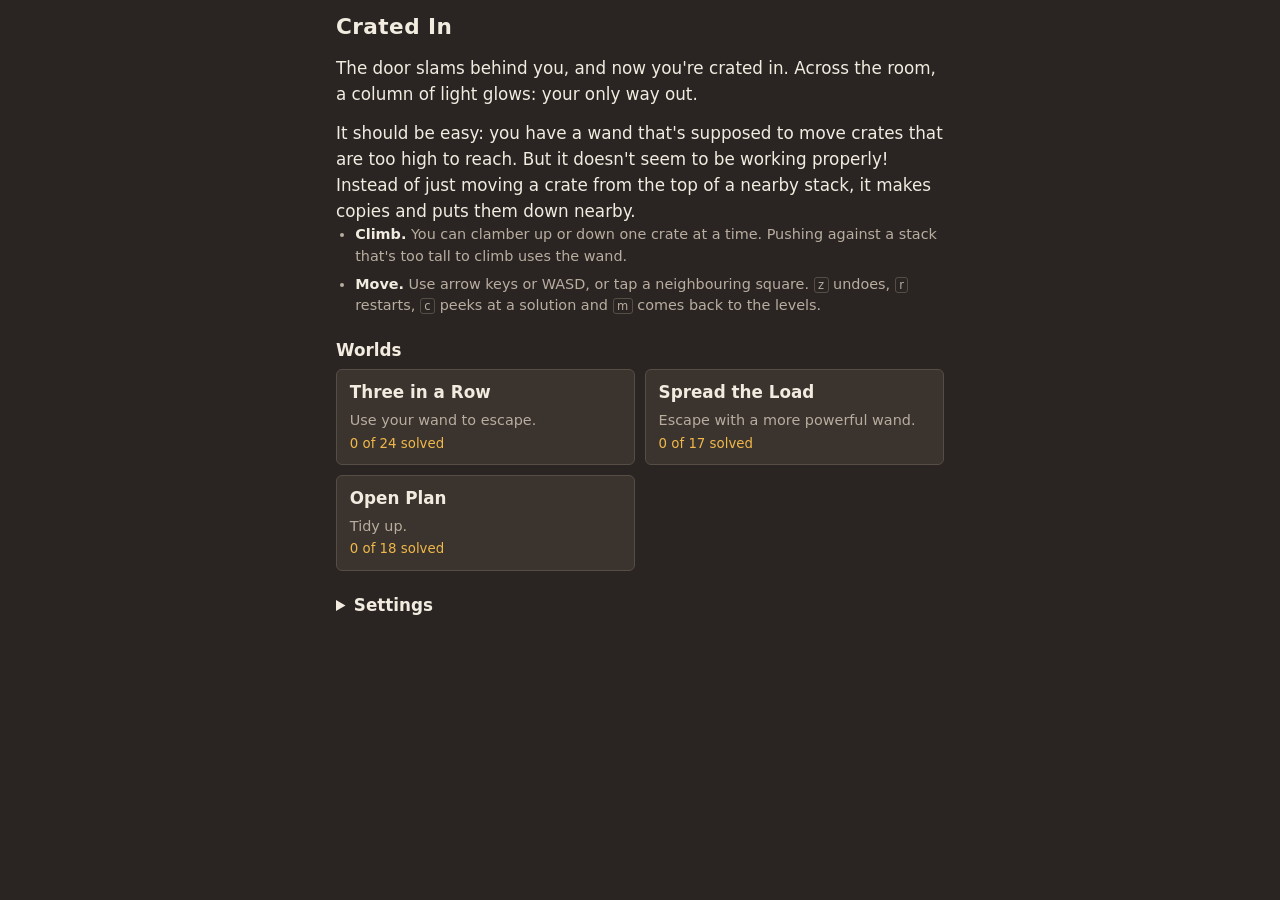
<file: index.html>
<!doctype html>
<html lang="en">
  <head>
    <meta charset="utf-8" />
    <meta name="viewport" content="width=device-width, initial-scale=1" />
    <title>Crated In</title>
    <link rel="stylesheet" href="styles.css?v=20261001a" />
    <script defer src="src/engine.js?v=20261002b"></script>
    <script defer src="src/levels/levels.js?v=20260929a"></script>
    <script defer src="src/levels/levels-linepush-intro.js?v=20261001c"></script>
    <script defer src="src/levels/levels-linepush.js?v=20261002c"></script>
    <script defer src="src/levels/levels-walkable-intro.js?v=20261002a"></script>
    <script defer src="src/levels/levels-walkable.js?v=20261002b"></script>
    <script defer src="src/worlds.js?v=20261002e"></script>
    <script defer src="src/gnomes.js?v=20261002b"></script>
    <script defer src="src/game.js?v=20261002r"></script>
  </head>
  <body>
    <main>
      <!-- Home screen: the story, the basics, then one card per world (levels.js etc.
           are grouped into worlds in src/worlds.js), then settings. -->
      <section id="menu-screen">
        <header>
          <h1>Crated In</h1>
        </header>

        <div class="story">
          <p>
            The door slams behind you, and now you're crated in. Across the room, a column of light glows: your
            only way out.
          </p>
          <p>
            It should be easy: you have a wand that's supposed to move crates that are too high to reach. But it
            doesn't seem to be working properly! Instead of just moving a crate from the top of a nearby stack,
            it makes copies and puts them down nearby.
          </p>
        </div>

        <ul class="howto">
          <li>
            <strong>Climb.</strong> You can clamber up or down one crate at a time. Pushing against a stack
            that's too tall to climb uses the wand.
          </li>
          <li>
            <strong>Move.</strong> Use arrow keys or WASD, or tap a neighbouring square. <kbd>z</kbd> undoes,
            <kbd>r</kbd> restarts, <kbd>c</kbd> peeks at a solution and <kbd>m</kbd> comes back to the levels.
          </li>
        </ul>

        <h2>Worlds</h2>
        <div id="world-list"></div>

        <details class="panel">
          <summary>Settings</summary>
          <div id="home-settings">
          <div class="settings" id="settings">
            <label><input type="checkbox" id="opt-gentle" /> Gentle mode (a drop that's too far is just blocked)</label>
            <label><input type="checkbox" id="opt-hints" /> Show move hints (a green line joins every square you can walk to; neighbours you would <span class="key push">push</span> or <span class="key drop">drop</span> from are coloured)</label>
          </div>
          </div>
        </details>
      </section>

      <!-- World screen: how this world's push works, then its level sets. -->
      <section id="world-screen" hidden>
        <header>
          <button type="button" id="worlds-button">&larr; Worlds</button>
          <p id="world-title"></p>
        </header>
        <div id="world-rule" class="story"></div>
        <div id="world-levels"></div>
      </section>

      <!-- Play screen: one room at a time. -->
      <section id="play-screen" hidden>
        <header>
          <button type="button" id="menu-button">&larr; Levels</button>
          <p id="room-title"></p>
        </header>

        <div class="room">
          <svg id="board" role="img" aria-label="The room, seen from above"></svg>
        </div>

        <p id="message" role="status"></p>

        <div class="bar">
          <button type="button" id="undo">Undo (z)</button>
          <button type="button" id="restart">Restart (r)</button>
          <button type="button" id="settings-button" aria-expanded="false" aria-controls="play-settings">Settings</button>
          <span id="counts"></span>
        </div>

        <!-- The home screen's settings move in here while you play (see game.js). -->
        <div id="play-settings" hidden></div>

        <p id="cheat-status" role="status"></p>
      </section>
    </main>
  </body>
</html>
</file>
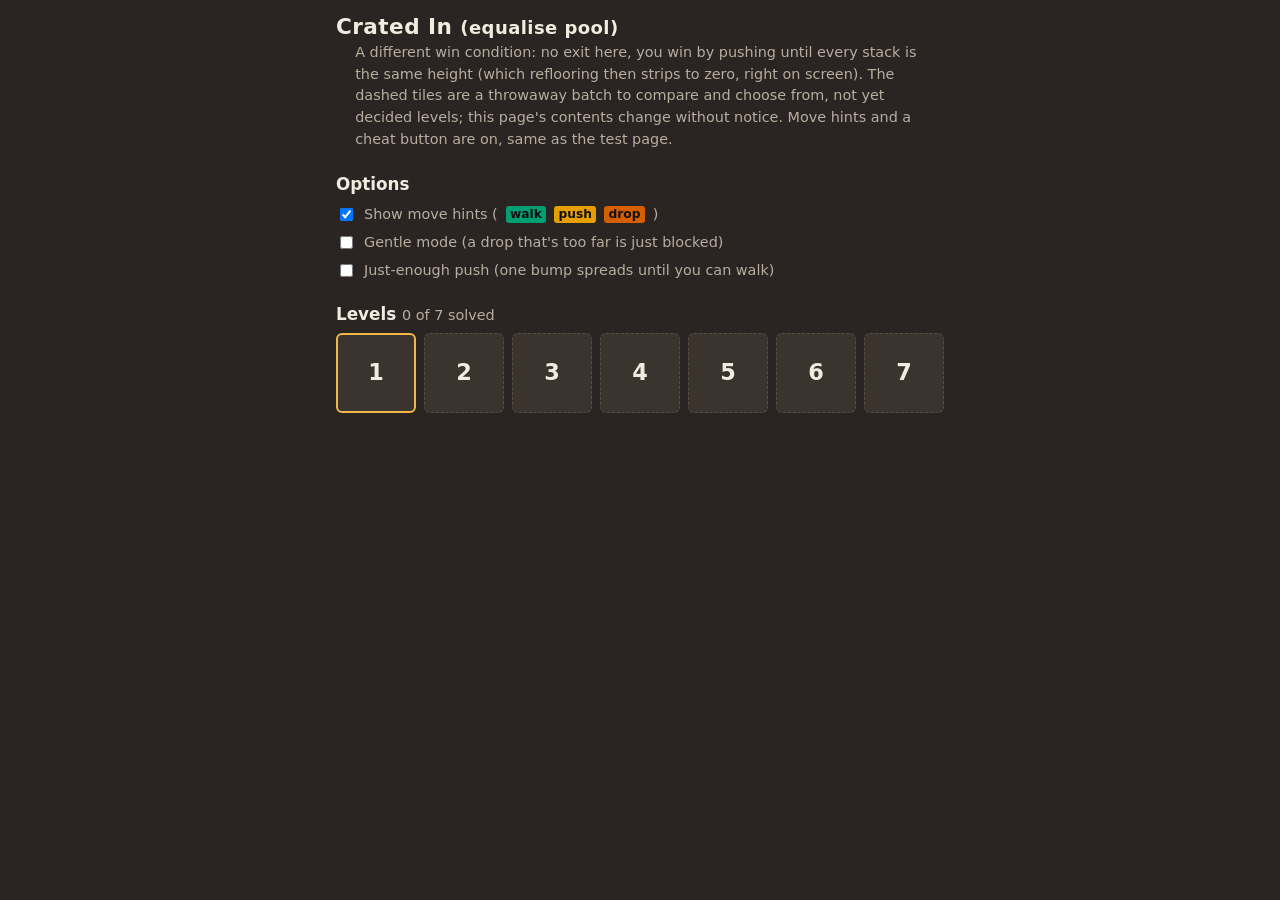
<file: pool-equalize.html>
<!doctype html>
<html lang="en">
  <head>
    <meta charset="utf-8" />
    <meta name="viewport" content="width=device-width, initial-scale=1" />
    <title>Crated In (equalise pool)</title>
    <link rel="stylesheet" href="styles.css?v=20261001a" />
    <script defer src="src/engine.js?v=20261002b"></script>
    <script defer src="src/levels/levels-equalize.js?v=1"></script>
    <script defer src="src/levels-test/pool-equalize.js?v=1"></script>
    <script defer src="src/pool-equalize-config.js?v=1"></script>
    <script defer src="src/game.js?v=20261002r"></script>
  </head>
  <body>
    <main>
      <!-- The "equalise" win condition: no exit cell, no target -- a level is
           won by reflooring the whole board flat (see engine.js's isFlat).
           Same game as index.html/test.html/pool.html otherwise: the approved
           levels (src/levels/levels-equalize.js) followed by a disposable batch to
           compare and choose from (src/levels-test/pool-equalize.js, overwritten each
           time there's a new set to look at). -->
      <section id="menu-screen">
        <header>
          <h1>Crated In <small>(equalise pool)</small></h1>
        </header>

        <p class="howto">
          A different win condition: no exit here, you win by pushing until every
          stack is the same height (which reflooring then strips to zero, right on
          screen). The dashed tiles are a throwaway batch to compare and choose
          from, not yet decided levels; this page's contents change without notice.
          Move hints and a cheat button are on, same as the test page.
        </p>

        <h2>Options</h2>
        <div class="settings">
          <label><input type="checkbox" id="opt-hints" /> Show move hints (<span class="key walk">walk</span> <span class="key push">push</span> <span class="key drop">drop</span>)</label>
          <label><input type="checkbox" id="opt-gentle" /> Gentle mode (a drop that's too far is just blocked)</label>
          <label><input type="checkbox" id="opt-enough" /> Just-enough push (one bump spreads until you can walk)</label>
        </div>

        <h2>Levels <span id="progress"></span></h2>
        <div id="level-grid" role="list"></div>
      </section>

      <section id="play-screen" hidden>
        <header>
          <button type="button" id="menu-button">&larr; Menu</button>
          <select id="room-select" aria-label="Level"></select>
        </header>
        <p id="room-title"></p>

        <div class="room">
          <svg id="board" role="img" aria-label="The room, seen from above"></svg>
        </div>

        <p id="message" role="status"></p>

        <div class="bar">
          <button type="button" id="undo">Undo (z)</button>
          <button type="button" id="restart">Restart (r)</button>
          <button type="button" id="cheat" aria-pressed="false">Cheat (c)</button>
          <span id="counts"></span>
        </div>

        <p id="cheat-status" role="status"></p>
      </section>
    </main>
  </body>
</html>
</file>
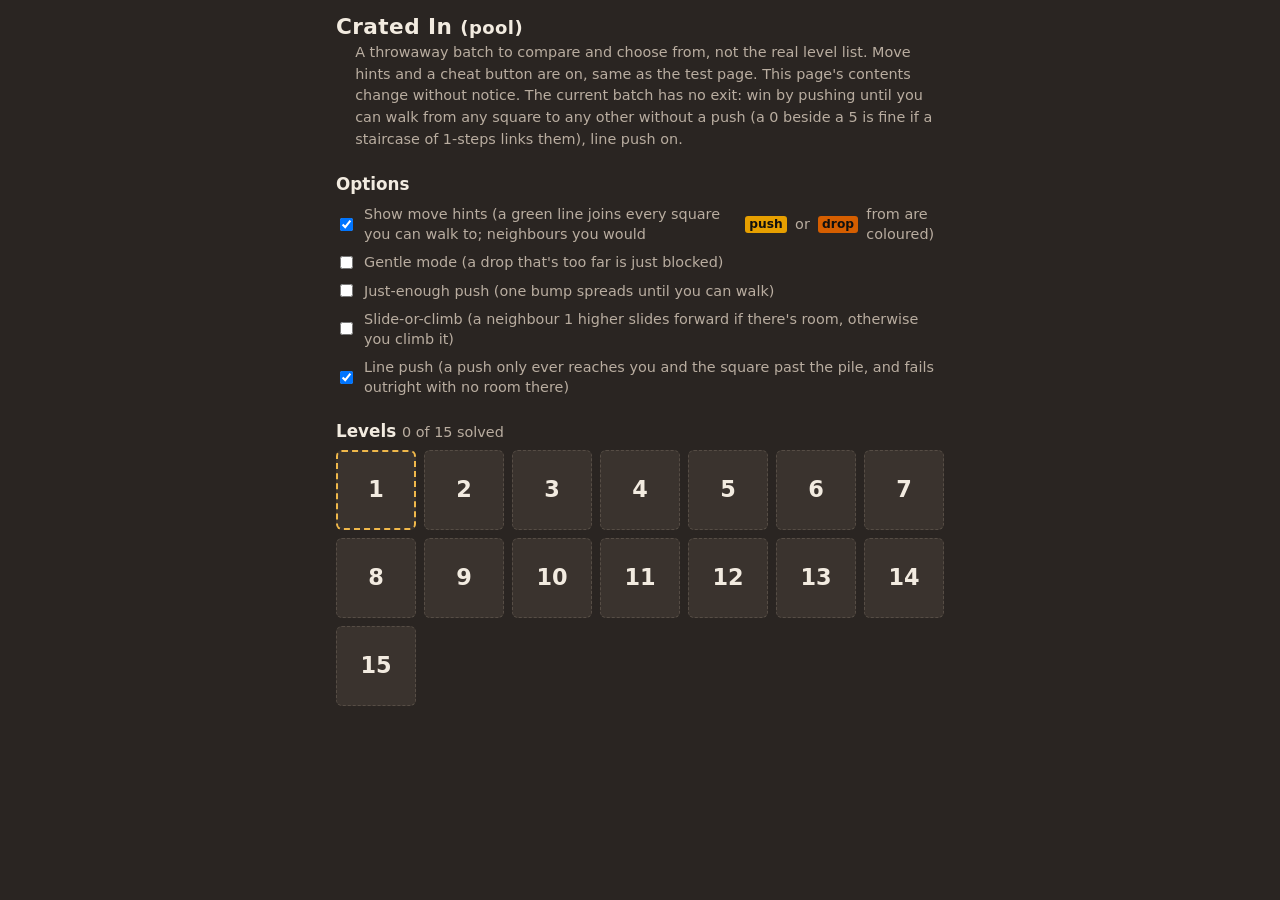
<file: pool.html>
<!doctype html>
<html lang="en">
  <head>
    <meta charset="utf-8" />
    <meta name="viewport" content="width=device-width, initial-scale=1" />
    <title>Crated In (pool)</title>
    <link rel="stylesheet" href="styles.css?v=20261001a" />
    <script defer src="src/engine.js?v=20261002b"></script>
    <script defer src="src/levels-test/pool.js?v=20261002b"></script>
    <script defer src="src/pool-config.js?v=20261002b"></script>
    <script defer src="src/gnomes.js?v=20261002b"></script>
    <script defer src="src/game.js?v=20261002r"></script>
  </head>
  <body>
    <main>
      <!-- A disposable batch of levels to compare, nothing else: same game as
           index.html/test.html, but the whole grid is src/levels-test/pool.js, overwritten
           each time there's a new set to look at (see the file's own comment). -->
      <section id="menu-screen">
        <header>
          <h1>Crated In <small>(pool)</small></h1>
        </header>

        <p class="howto">
          A throwaway batch to compare and choose from, not the real level list. Move hints and a cheat
          button are on, same as the test page. This page's contents change without notice. The current
          batch has no exit: win by pushing until you can walk from any square to any other without a
          push (a 0 beside a 5 is fine if a staircase of 1-steps links them), line push on.
        </p>

        <h2>Options</h2>
        <div class="settings">
          <label><input type="checkbox" id="opt-hints" /> Show move hints (a green line joins every square you can walk to; neighbours you would <span class="key push">push</span> or <span class="key drop">drop</span> from are coloured)</label>
          <label><input type="checkbox" id="opt-gentle" /> Gentle mode (a drop that's too far is just blocked)</label>
          <label><input type="checkbox" id="opt-enough" /> Just-enough push (one bump spreads until you can walk)</label>
          <label><input type="checkbox" id="opt-slide" /> Slide-or-climb (a neighbour 1 higher slides forward if there's room, otherwise you climb it)</label>
          <label><input type="checkbox" id="opt-linepush" /> Line push (a push only ever reaches you and the square past the pile, and fails outright with no room there)</label>
        </div>

        <h2>Levels <span id="progress"></span></h2>
        <div id="level-grid" role="list"></div>
      </section>

      <section id="play-screen" hidden>
        <header>
          <button type="button" id="menu-button">&larr; Menu</button>
          <select id="room-select" aria-label="Level"></select>
        </header>
        <p id="room-title"></p>

        <div class="room">
          <svg id="board" role="img" aria-label="The room, seen from above"></svg>
        </div>

        <p id="message" role="status"></p>

        <div class="bar">
          <button type="button" id="undo">Undo (z)</button>
          <button type="button" id="restart">Restart (r)</button>
          <button type="button" id="cheat" aria-pressed="false">Cheat (c)</button>
          <span id="counts"></span>
        </div>

        <p id="cheat-status" role="status"></p>
      </section>
    </main>
  </body>
</html>
</file>
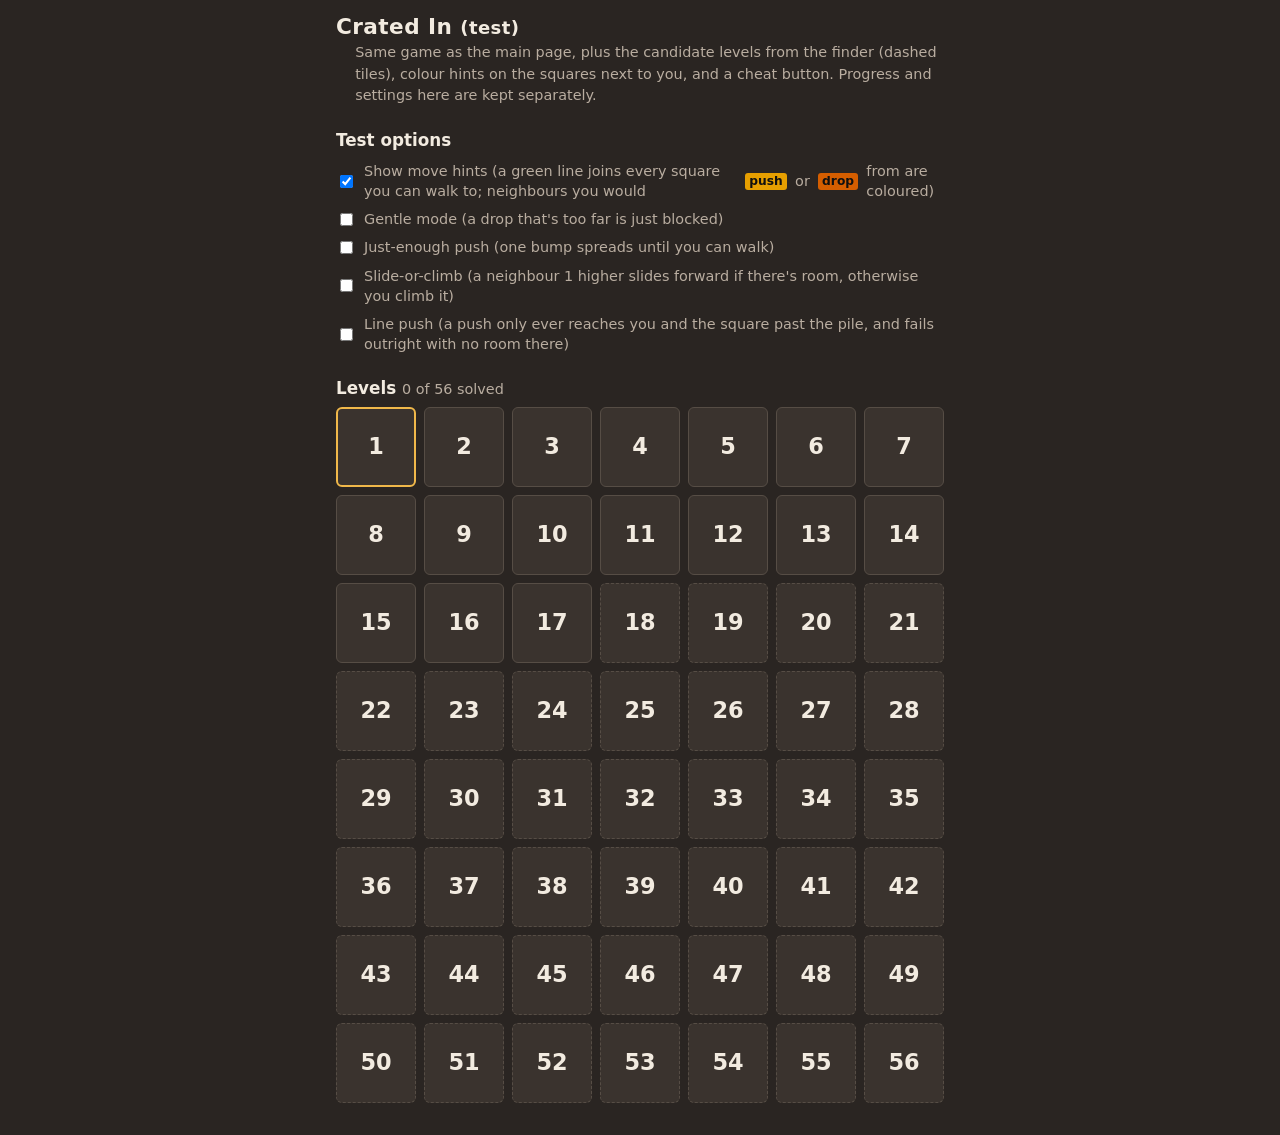
<file: test.html>
<!doctype html>
<html lang="en">
  <head>
    <meta charset="utf-8" />
    <meta name="viewport" content="width=device-width, initial-scale=1" />
    <title>Crated In (test)</title>
    <link rel="stylesheet" href="styles.css?v=20261001a" />
    <script defer src="src/engine.js?v=20261002b"></script>
    <script defer src="src/levels/levels.js?v=20260929a"></script>
    <script defer src="src/levels-test/candidates.js?v=20260930c"></script>
    <script defer src="src/test-config.js?v=20260927a"></script>
    <script defer src="src/game.js?v=20261002r"></script>
  </head>
  <body>
    <main>
      <!-- Same game as index.html, with test tools: candidates after the real levels, move hints, cheat button. -->
      <section id="menu-screen">
        <header>
          <h1>Crated In <small>(test)</small></h1>
        </header>

        <p class="howto">
          Same game as the main page, plus the candidate levels from the finder (dashed tiles), colour hints on the
          squares next to you, and a cheat button. Progress and settings here are kept separately.
        </p>

        <h2>Test options</h2>
        <div class="settings">
          <label><input type="checkbox" id="opt-hints" /> Show move hints (a green line joins every square you can walk to; neighbours you would <span class="key push">push</span> or <span class="key drop">drop</span> from are coloured)</label>
          <label><input type="checkbox" id="opt-gentle" /> Gentle mode (a drop that's too far is just blocked)</label>
          <label><input type="checkbox" id="opt-enough" /> Just-enough push (one bump spreads until you can walk)</label>
          <label><input type="checkbox" id="opt-slide" /> Slide-or-climb (a neighbour 1 higher slides forward if there's room, otherwise you climb it)</label>
          <label><input type="checkbox" id="opt-linepush" /> Line push (a push only ever reaches you and the square past the pile, and fails outright with no room there)</label>
        </div>

        <h2>Levels <span id="progress"></span></h2>
        <div id="level-grid" role="list"></div>
      </section>

      <section id="play-screen" hidden>
        <header>
          <button type="button" id="menu-button">&larr; Menu</button>
          <select id="room-select" aria-label="Level"></select>
        </header>
        <p id="room-title"></p>

        <div class="room">
          <svg id="board" role="img" aria-label="The room, seen from above"></svg>
        </div>

        <p id="message" role="status"></p>

        <div class="bar">
          <button type="button" id="undo">Undo (z)</button>
          <button type="button" id="restart">Restart (r)</button>
          <button type="button" id="cheat" aria-pressed="false">Cheat (c)</button>
          <span id="counts"></span>
        </div>

        <p id="cheat-status" role="status"></p>
      </section>
    </main>
  </body>
</html>
</file>
<file: styles.css>
:root {
  color-scheme: light;
  --page: #2a2522;
  --panel: #3a332e;
  --ink: #f2ebe0;
  --muted: #b9ada0;
  --accent: #f0b84a;
  --danger: #ff8a5c;
  --line: #564d45;
  --font: system-ui, -apple-system, "Segoe UI", Roboto, sans-serif;
}

* {
  box-sizing: border-box;
}

body {
  margin: 0;
  background: var(--page);
  color: var(--ink);
  font-family: var(--font);
  line-height: 1.4;
}

main {
  max-width: 40rem;
  margin: 0 auto;
  padding: 0.75rem 1rem 2rem;
}

header {
  display: flex;
  flex-wrap: wrap;
  align-items: baseline;
  justify-content: space-between;
  gap: 0.25rem 1rem;
}

h1 {
  margin: 0;
  font-size: 1.35rem;
  letter-spacing: 0.02em;
}

#room-title {
  margin: 0;
  color: var(--muted);
  font-size: 0.95rem;
}

.room {
  margin-top: 0.6rem;
  background: #171412;
  border-radius: 10px;
  padding: 0.25rem;
  box-shadow: inset 0 0 0 1px var(--line);
}

#board {
  display: block;
  width: 100%;
  height: auto;
  touch-action: manipulation;
  user-select: none;
}

#message {
  min-height: 2.6em;
  margin: 0.6rem 0 0.4rem;
  color: var(--ink);
}

#message.won {
  color: var(--accent);
  font-weight: 600;
}

#message.died {
  color: var(--danger);
}

.bar {
  display: flex;
  flex-wrap: wrap;
  gap: 0.5rem;
  align-items: center;
}

button,
select {
  font: inherit;
  color: var(--ink);
  background: var(--panel);
  border: 1px solid var(--line);
  border-radius: 6px;
  padding: 0.4rem 0.8rem;
}

button {
  cursor: pointer;
}

button:disabled {
  opacity: 0.45;
  cursor: default;
}

kbd {
  font: inherit;
  font-size: 0.8em;
  padding: 0 0.3em;
  border: 1px solid var(--line);
  border-radius: 3px;
  color: var(--muted);
}

#counts {
  margin-left: auto;
  color: var(--muted);
  font-size: 0.9rem;
}

#cheat-status {
  min-height: 1.4em;
  margin: 0.5rem 0 0;
  font-size: 0.9rem;
  color: var(--accent);
}

#cheat-status.dead {
  color: var(--danger);
  font-weight: 600;
}

[hidden] {
  display: none !important;
}

h2 {
  margin: 1.4rem 0 0.4rem;
  font-size: 1.05rem;
}

#progress {
  color: var(--muted);
  font-size: 0.9rem;
  font-weight: 400;
}

.story p {
  margin: 0.8rem 0 0;
  font-size: 1.05rem;
  line-height: 1.55;
}

.howto {
  margin: 0;
  padding-left: 1.2rem;
  color: var(--muted);
  font-size: 0.9rem;
  line-height: 1.5;
}

.howto li + li {
  margin-top: 0.4rem;
}

.howto strong {
  color: var(--ink);
}

.settings label {
  display: flex;
  gap: 0.5rem;
  align-items: center;
  margin: 0.5rem 0;
  color: var(--muted);
  font-size: 0.9rem;
}

#level-grid {
  display: grid;
  grid-template-columns: repeat(auto-fill, minmax(4.5rem, 1fr));
  gap: 0.5rem;
}

.level-tile {
  position: relative;
  aspect-ratio: 1;
  padding: 0;
  font-size: 1.4rem;
  font-weight: 700;
}

.level-tile:hover {
  border-color: var(--accent);
}

/* The first level you haven't solved yet. */
.level-tile.next {
  border: 2px solid var(--accent);
}

.level-tile.solved {
  background: #4a4030;
  color: var(--accent);
}

.level-tile .tick {
  position: absolute;
  top: 0.2rem;
  right: 0.35rem;
  font-size: 0.8rem;
}

#menu-button {
  padding: 0.3rem 0.7rem;
}

/* Test page extras. */
.howto {
  color: var(--muted);
  font-size: 0.9rem;
}

.level-tile.candidate {
  border-style: dashed;
}

#cheat[aria-pressed="true"] {
  border-color: var(--accent);
  color: var(--accent);
}

/* Move-hint colours (walk/push/drop): used by the "Show move hints" setting on
   both pages, and always on in the test page. */
.key {
  padding: 0 0.35em;
  border-radius: 3px;
  color: #10100f;
  font-size: 0.85em;
  font-weight: 600;
}

.key.walk {
  background: #009e73;
}

.key.push {
  background: #e69f00;
}

.key.drop {
  background: #d55e00;
}

#room-title:empty {
  display: none;
}

/* Main page: world cards on the home screen and the world screen. The cards
   flow into as many columns as fit, so more worlds just add cards. */
#world-list {
  display: grid;
  grid-template-columns: repeat(auto-fill, minmax(13rem, 1fr));
  gap: 0.6rem;
}

.world-card {
  display: flex;
  flex-direction: column;
  align-items: flex-start;
  gap: 0.3rem;
  padding: 0.7rem 0.8rem;
  text-align: left;
}

.world-card:hover {
  border-color: var(--accent);
}

.world-card strong {
  font-size: 1.05rem;
}

.world-card span {
  color: var(--muted);
  font-size: 0.9rem;
}

.world-card small {
  margin-top: auto;
  color: var(--accent);
}

#world-title {
  margin: 0;
  color: var(--muted);
  font-size: 0.95rem;
}

.level-grid {
  display: grid;
  grid-template-columns: repeat(auto-fill, minmax(4.5rem, 1fr));
  gap: 0.5rem;
}

.group-blurb {
  margin: 0 0 0.5rem;
  color: var(--muted);
  font-size: 0.9rem;
}

.panel {
  margin-top: 1.4rem;
}

.panel summary {
  cursor: pointer;
  font-size: 1.05rem;
  font-weight: 600;
}

#play-settings {
  margin-top: 0.6rem;
  padding: 0.2rem 0.8rem;
  background: var(--panel);
  border: 1px solid var(--line);
  border-radius: 6px;
}
</file>
